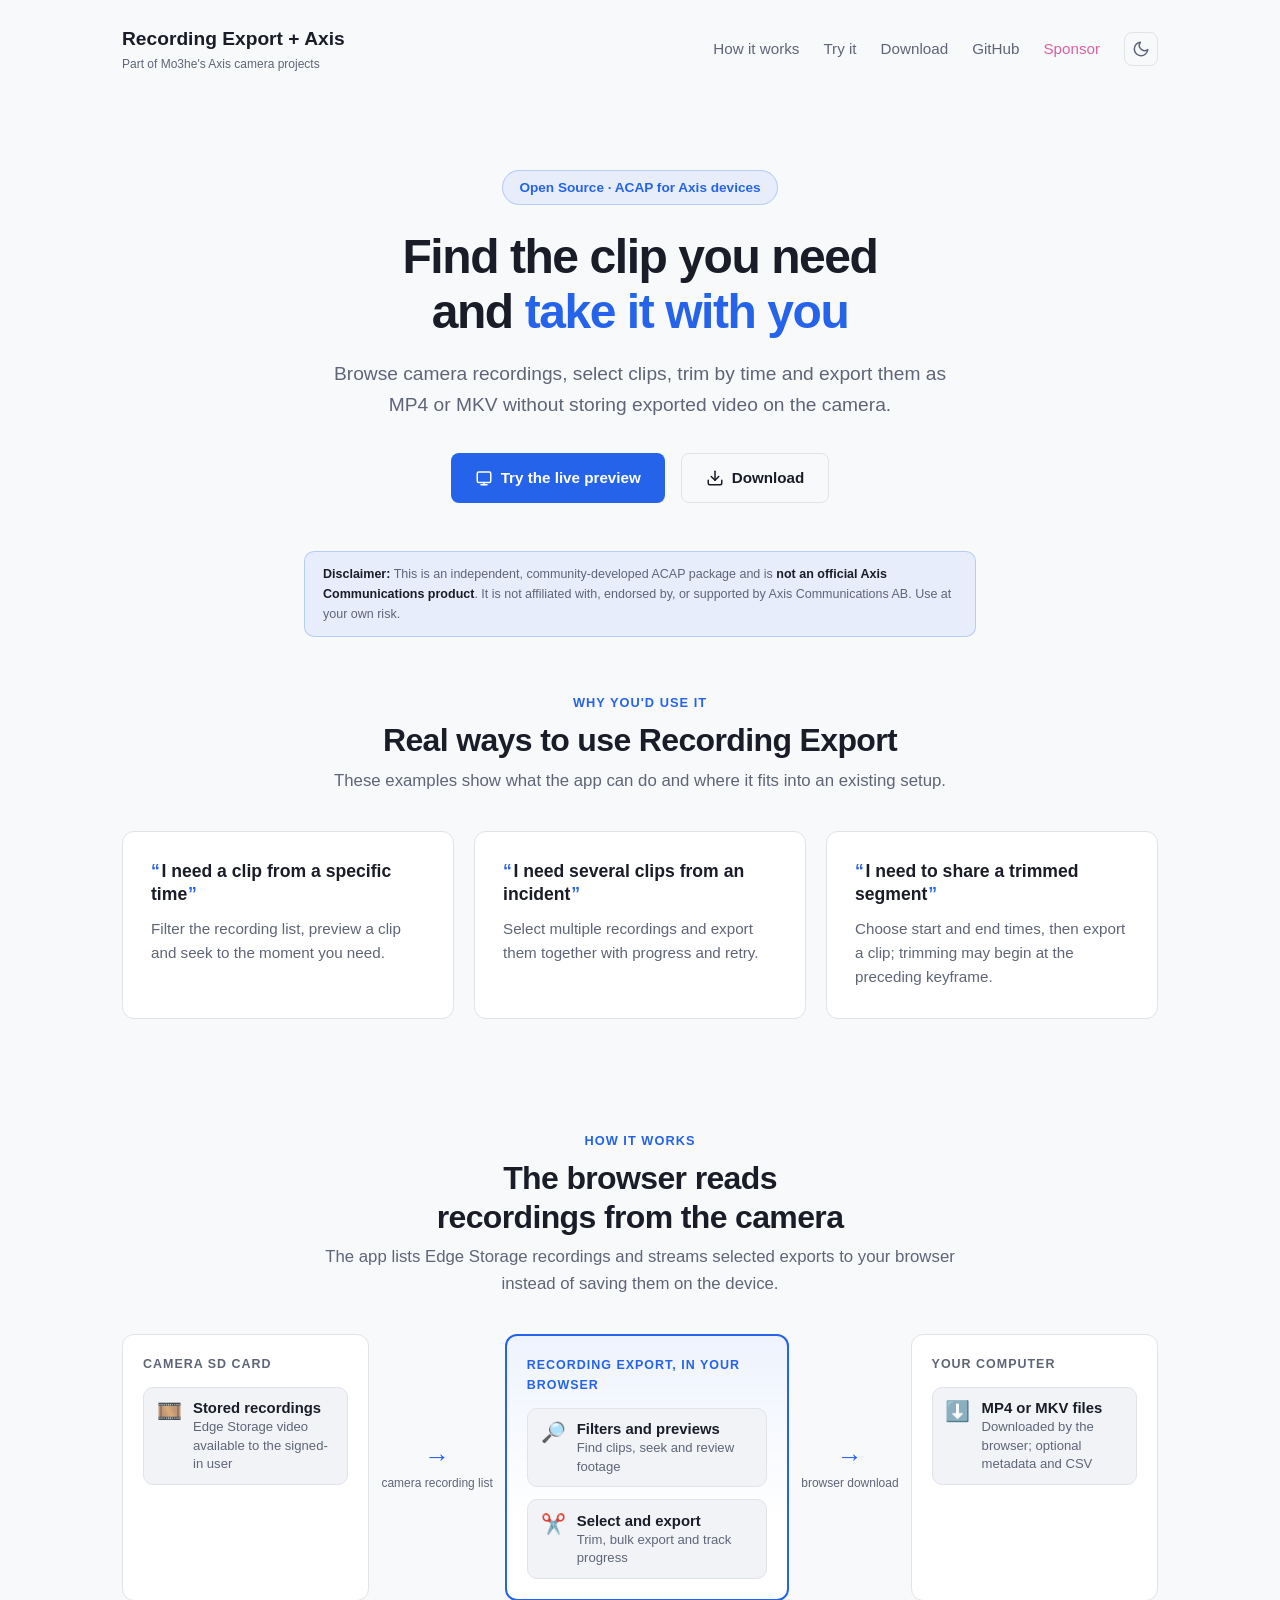
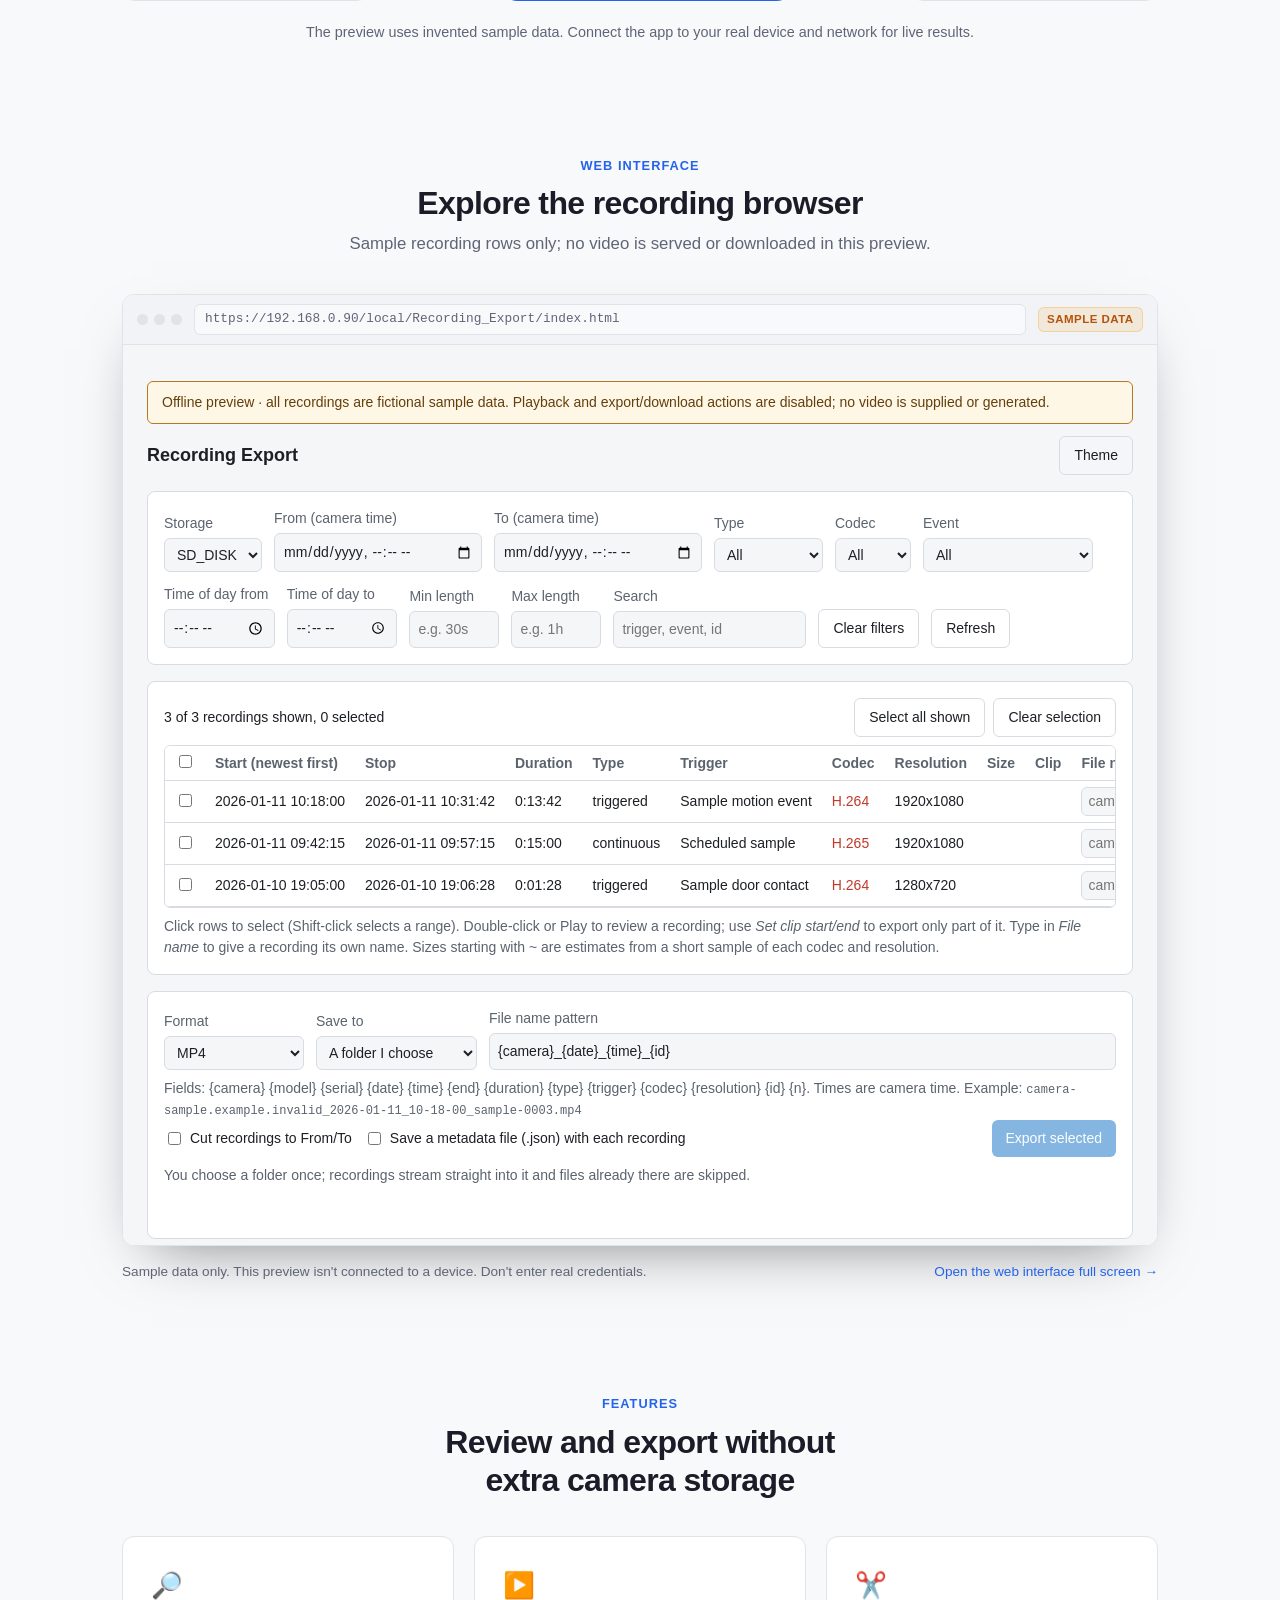
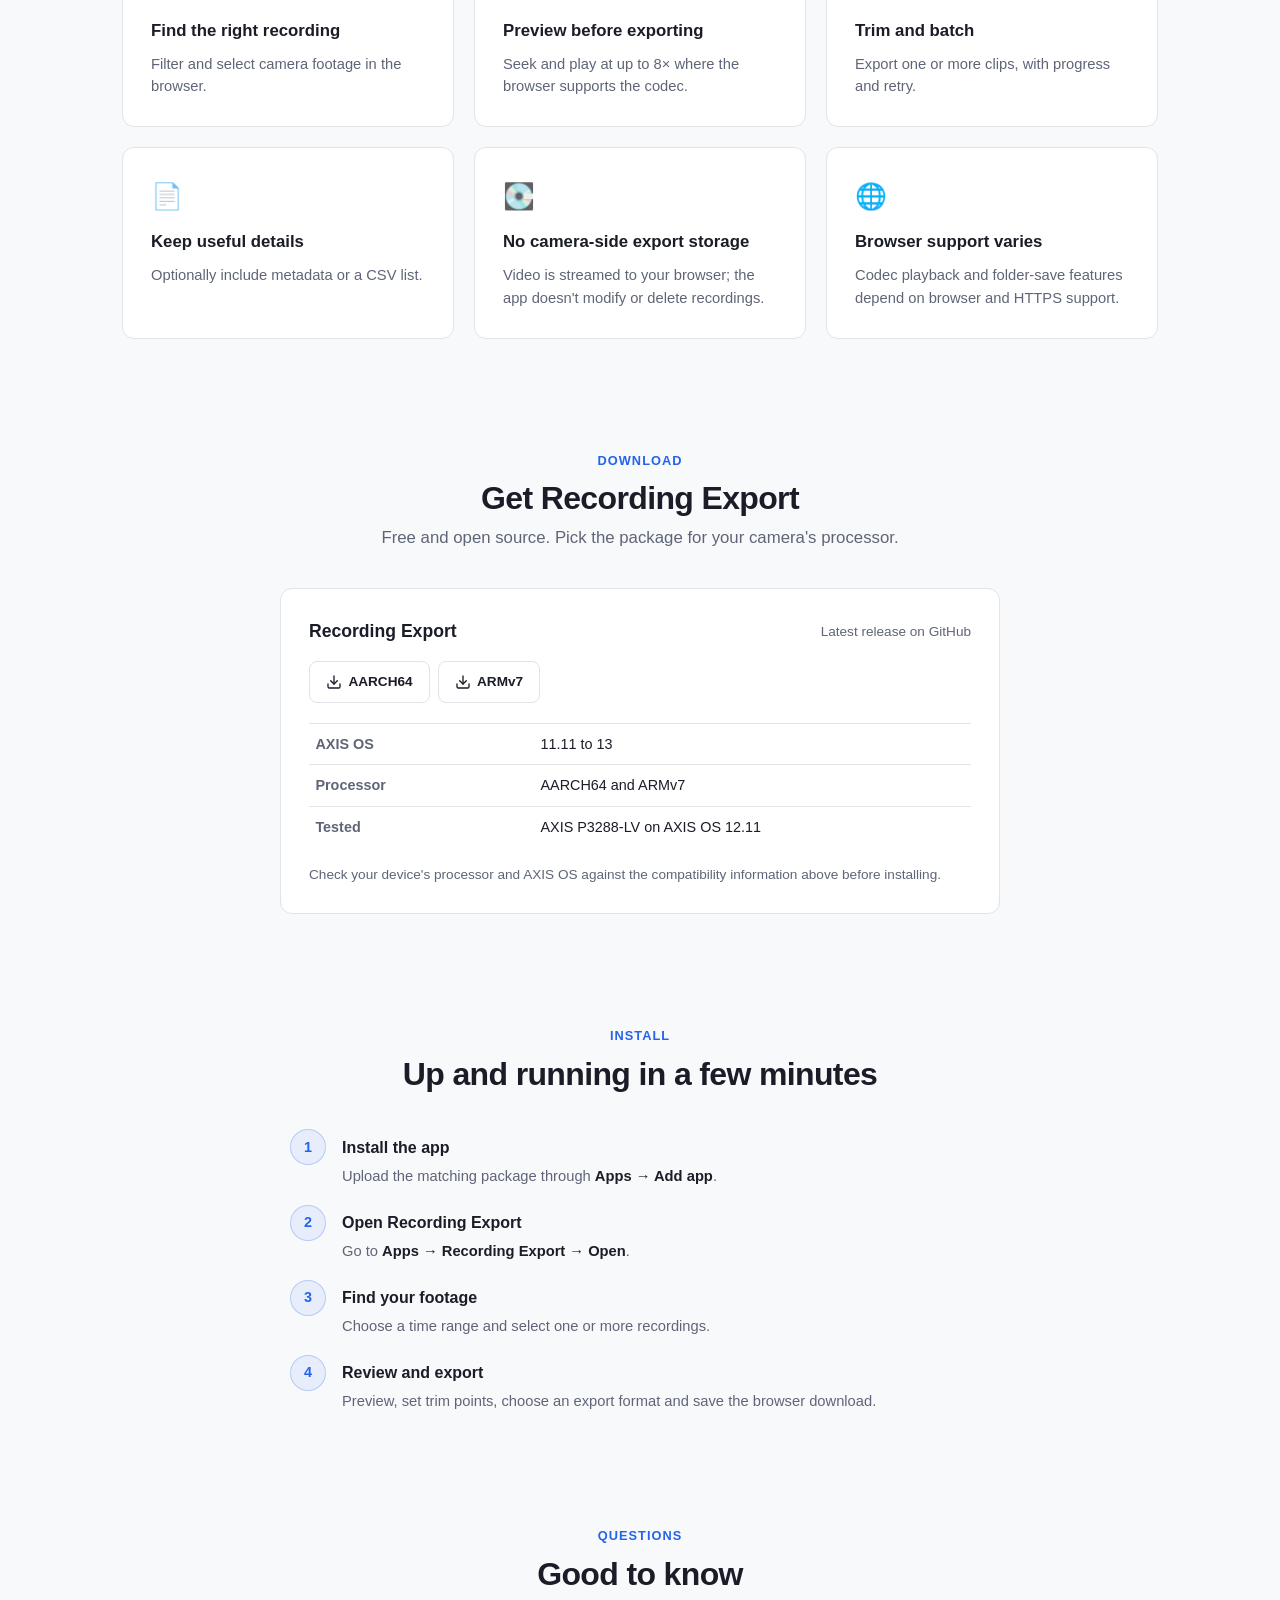
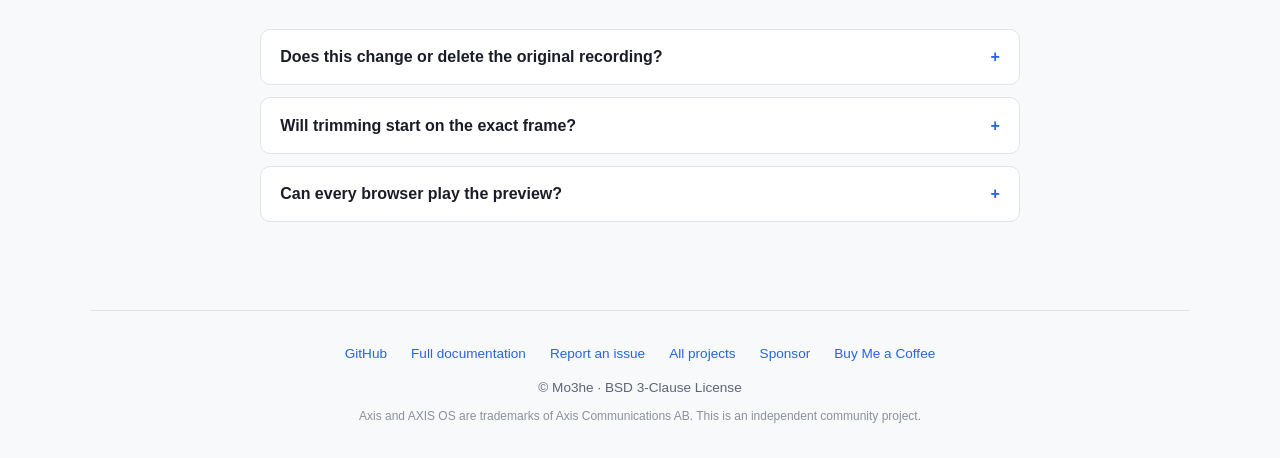
<file: docs/index.html>
<!DOCTYPE html>
<html lang="en">
<head>
  <meta charset="UTF-8">
  <meta name="viewport" content="width=device-width, initial-scale=1.0">
  <title>Recording Export for Axis Cameras</title>
  <meta name="description" content="Search, review, trim and bulk-export recordings from an Axis camera&#x27;s SD card in your browser.">
  <link rel="canonical" href="https://mo3he.github.io/Axis_Cam_Recording_Export/">
  <meta property="og:type" content="website">
  <meta property="og:url" content="https://mo3he.github.io/Axis_Cam_Recording_Export/">
  <meta property="og:title" content="Recording Export for Axis Cameras">
  <meta property="og:description" content="Search, review, trim and bulk-export recordings from an Axis camera&#x27;s SD card in your browser.">
  <meta name="twitter:card" content="summary">
  <meta name="twitter:title" content="Recording Export for Axis Cameras">
  <meta name="twitter:description" content="Search, review, trim and bulk-export recordings from an Axis camera&#x27;s SD card in your browser.">
  <style>
    :root {
      --bg: #0f1117;
      --surface: #181b23;
      --surface-2: #1f232d;
      --border: #262a35;
      --text: #e4e6ed;
      --muted: #8b8fa3;
      --accent: #4f8ff7;
      --accent-hover: #6ba1ff;
      --accent-soft: rgba(79, 143, 247, 0.12);
      --accent-line: rgba(79, 143, 247, 0.25);
      --amber: #f59e0b;
      --radius: 12px;
    }
    [data-theme="light"] {
      --bg: #f8f9fb;
      --surface: #ffffff;
      --surface-2: #f1f3f7;
      --border: #e0e3e8;
      --text: #1a1d27;
      --muted: #5f6577;
      --accent: #2563eb;
      --accent-hover: #1d4ed8;
      --accent-soft: rgba(37, 99, 235, 0.08);
      --accent-line: rgba(37, 99, 235, 0.25);
      --amber: #b45309;
    }
    * { margin: 0; padding: 0; box-sizing: border-box; }
    html { scroll-behavior: smooth; }
    body {
      font-family: -apple-system, BlinkMacSystemFont, 'Segoe UI', Roboto, Oxygen, sans-serif;
      background: var(--bg);
      color: var(--text);
      line-height: 1.6;
    }
    a { color: var(--accent); text-decoration: none; }
    a:hover { color: var(--accent-hover); }
    a:focus-visible, button:focus-visible, summary:focus-visible { outline: 2px solid var(--accent); outline-offset: 3px; border-radius: 4px; }
    code { font-family: ui-monospace, SFMono-Regular, Menlo, monospace; font-size: 0.88em; background: var(--surface-2); border: 1px solid var(--border); border-radius: 5px; padding: 0.05em 0.35em; }
    .wrap { max-width: 1100px; margin: 0 auto; padding: 0 2rem; }
    section { padding: 3.5rem 0; }
    .section-head { text-align: center; max-width: 680px; margin: 0 auto 2.25rem; }
    .section-head h2 { font-size: 2rem; font-weight: 800; letter-spacing: -0.02em; line-height: 1.2; margin-bottom: 0.5rem; text-wrap: balance; }
    .section-head p { color: var(--muted); font-size: 1.05rem; }
    .eyebrow { display: block; color: var(--accent); font-size: 0.8rem; font-weight: 700; letter-spacing: 0.08em; text-transform: uppercase; margin-bottom: 0.5rem; }
    /* Nav */
    nav { display: flex; justify-content: space-between; align-items: center; max-width: 1100px; margin: 0 auto; padding: 1.5rem 2rem; gap: 1rem; }
    nav .logo { font-size: 1.2rem; font-weight: 700; color: var(--text); }
    nav .logo small { display: block; font-size: 0.75rem; font-weight: 500; color: var(--muted); }
    nav .logo small a { color: inherit; }
    nav .logo small a:hover { color: var(--text); }
    nav .links { display: flex; gap: 1.5rem; align-items: center; }
    nav .links a { color: var(--muted); font-size: 0.95rem; }
    nav .links a:hover { color: var(--text); }
    nav .links a.sponsor { color: #db61a2; }
    .theme-toggle { background: none; border: 1px solid var(--border); color: var(--muted); cursor: pointer; border-radius: 8px; padding: 0.4rem; display: flex; align-items: center; justify-content: center; transition: all 0.2s; width: 34px; height: 34px; }
    .theme-toggle:hover { border-color: var(--muted); color: var(--text); }
    .theme-toggle svg { width: 18px; height: 18px; }
    /* Hero */
    .hero { text-align: center; padding: 4.5rem 2rem 3rem; max-width: 820px; margin: 0 auto; }
    .badge { display: inline-block; background: var(--accent-soft); color: var(--accent); padding: 0.35rem 1rem; border-radius: 20px; font-size: 0.85rem; font-weight: 600; margin-bottom: 1.5rem; border: 1px solid var(--accent-line); }
    .badge.beta { background: rgba(245, 158, 11, 0.12); color: var(--amber); border-color: rgba(245, 158, 11, 0.3); }
    .hero h1 { font-size: 3rem; font-weight: 800; letter-spacing: -0.03em; line-height: 1.15; margin-bottom: 1.25rem; text-wrap: balance; }
    .hero h1 span { color: var(--accent); }
    @media (min-width: 641px) { .hero h1 span { white-space: nowrap; } }
    .hero p { font-size: 1.2rem; color: var(--muted); max-width: 640px; margin: 0 auto 2rem; }
    .hero-buttons { display: flex; gap: 1rem; justify-content: center; flex-wrap: wrap; }
    .btn { display: inline-flex; align-items: center; gap: 0.5rem; padding: 0.75rem 1.5rem; border-radius: 8px; font-size: 0.95rem; font-weight: 600; transition: all 0.2s; }
    .btn svg { width: 18px; height: 18px; }
    .btn-primary { background: var(--accent); color: #fff; }
    .btn-primary:hover { background: var(--accent-hover); color: #fff; }
    .btn-outline { border: 1px solid var(--border); color: var(--text); background: transparent; }
    .btn-outline:hover { border-color: var(--muted); color: var(--text); }
    .disclaimer { max-width: 720px; margin: 0 auto; padding: 0 1.5rem; }
    .disclaimer div { background: var(--accent-soft); border: 1px solid var(--accent-line); border-radius: 10px; padding: 12px 18px; font-size: 12.5px; color: var(--muted); line-height: 1.6; }
    .disclaimer strong { color: var(--text); }
    /* Story cards */
    .story-grid { display: grid; grid-template-columns: repeat(auto-fit, minmax(280px, 1fr)); gap: 1.25rem; }
    .story { background: var(--surface); border: 1px solid var(--border); border-radius: var(--radius); padding: 1.75rem; }
    .story .q { font-size: 1.1rem; font-weight: 700; line-height: 1.35; margin-bottom: 0.6rem; }
    .story .q::before { content: "\201C"; color: var(--accent); margin-right: 0.1rem; }
    .story .q::after { content: "\201D"; color: var(--accent); margin-left: 0.05rem; }
    .story p { color: var(--muted); font-size: 0.95rem; }
    /* Flow diagram */
    .flow { display: grid; grid-template-columns: 1fr auto 1.15fr auto 1fr; align-items: stretch; gap: 0.75rem; }
    .flow-col { background: var(--surface); border: 1px solid var(--border); border-radius: var(--radius); padding: 1.25rem; display: flex; flex-direction: column; gap: 0.75rem; }
    .flow-col.core { border: 2px solid var(--accent); background: linear-gradient(180deg, var(--accent-soft), transparent 70%), var(--surface); }
    .flow-col h3 { font-size: 0.78rem; font-weight: 700; letter-spacing: 0.08em; text-transform: uppercase; color: var(--muted); }
    .flow-col.core h3 { color: var(--accent); }
    .node { display: flex; gap: 0.7rem; align-items: flex-start; background: var(--surface-2); border: 1px solid var(--border); border-radius: 10px; padding: 0.65rem 0.8rem; }
    .node .i { font-size: 1.25rem; line-height: 1.3; }
    .node strong { display: block; font-size: 0.93rem; line-height: 1.35; }
    .node span { display: block; color: var(--muted); font-size: 0.82rem; line-height: 1.4; }
    .flow-link { display: flex; flex-direction: column; align-items: center; justify-content: center; gap: 0.35rem; color: var(--accent); min-width: 72px; }
    .flow-link .arrow { font-size: 1.6rem; line-height: 1; }
    .flow-link .arrow::before { content: "\2192"; }
    .flow-link small { color: var(--muted); font-size: 0.75rem; text-align: center; max-width: 9rem; line-height: 1.35; }
    .flow-note { text-align: center; color: var(--muted); font-size: 0.9rem; margin: 1.25rem auto 0; max-width: 760px; }
    /* Preview */
    .preview-tabs { display: flex; gap: 0.5rem; justify-content: center; flex-wrap: wrap; margin-bottom: 1rem; }
    .preview-tabs button { font: inherit; font-size: 0.9rem; font-weight: 600; color: var(--muted); background: transparent; border: 1px solid var(--border); border-radius: 20px; padding: 0.4rem 1rem; cursor: pointer; }
    .preview-tabs button:hover { color: var(--text); border-color: var(--muted); }
    .preview-tabs button[aria-selected="true"] { color: var(--accent); background: var(--accent-soft); border-color: var(--accent-line); }
    .browser { border: 1px solid var(--border); border-radius: var(--radius); overflow: hidden; background: var(--surface); box-shadow: 0 24px 60px -30px rgba(0, 0, 0, 0.55); }
    .browser-bar { display: flex; align-items: center; gap: 0.75rem; padding: 0.6rem 0.9rem; border-bottom: 1px solid var(--border); background: var(--surface-2); }
    .dots { display: flex; gap: 6px; }
    .dots i { width: 11px; height: 11px; border-radius: 50%; background: var(--border); display: block; }
    .url { flex: 1; min-width: 0; font-family: ui-monospace, SFMono-Regular, Menlo, monospace; font-size: 0.8rem; color: var(--muted); background: var(--bg); border: 1px solid var(--border); border-radius: 6px; padding: 0.25rem 0.6rem; white-space: nowrap; overflow: hidden; text-overflow: ellipsis; }
    .sample { font-size: 0.72rem; font-weight: 700; letter-spacing: 0.04em; text-transform: uppercase; color: var(--amber); background: rgba(245, 158, 11, 0.12); border: 1px solid rgba(245, 158, 11, 0.3); border-radius: 6px; padding: 0.15rem 0.5rem; white-space: nowrap; }
    .browser iframe { display: block; width: 100%; border: 0; background: #fff; }
    .preview-foot { display: flex; justify-content: space-between; gap: 1rem; flex-wrap: wrap; color: var(--muted); font-size: 0.85rem; margin-top: 0.9rem; }
    /* Features */
    .features { display: grid; grid-template-columns: repeat(auto-fit, minmax(300px, 1fr)); gap: 1.25rem; }
    .feature-card { background: var(--surface); border: 1px solid var(--border); border-radius: var(--radius); padding: 1.75rem; }
    .feature-card .icon { font-size: 1.6rem; margin-bottom: 0.75rem; }
    .feature-card h3 { font-size: 1.05rem; font-weight: 700; margin-bottom: 0.5rem; }
    .feature-card p { color: var(--muted); font-size: 0.92rem; line-height: 1.55; }
    /* Download */
    .download-card { max-width: 720px; margin: 0 auto; background: var(--surface); border: 1px solid var(--border); border-radius: var(--radius); padding: 1.75rem; }
    .download-card .row { display: flex; justify-content: space-between; align-items: center; gap: 1rem; flex-wrap: wrap; margin-bottom: 1rem; }
    .download-card h3 { font-size: 1.1rem; font-weight: 700; }
    .version { font-size: 0.85rem; color: var(--muted); }
    .arch-buttons { display: flex; gap: 0.5rem; flex-wrap: wrap; margin-bottom: 1.25rem; }
    .arch-btn { display: inline-flex; align-items: center; gap: 0.4rem; padding: 0.55rem 1rem; border-radius: 8px; font-size: 0.85rem; font-weight: 600; border: 1px solid var(--border); color: var(--text); background: transparent; transition: all 0.2s; }
    .arch-btn:hover { border-color: var(--accent); color: var(--accent); }
    .arch-btn svg { width: 16px; height: 16px; }
    .compat { width: 100%; border-collapse: collapse; font-size: 0.9rem; }
    .compat th, .compat td { text-align: left; padding: 0.55rem 0.4rem; border-top: 1px solid var(--border); vertical-align: top; }
    .compat th { color: var(--muted); font-weight: 600; width: 34%; }
    .arch-help { color: var(--muted); font-size: 0.85rem; margin-top: 1rem; }
    .arch-help strong { color: var(--text); }
    /* Install */
    .steps { max-width: 700px; margin: 0 auto; display: flex; flex-direction: column; gap: 1rem; }
    .step { display: flex; gap: 1rem; align-items: flex-start; }
    .step-num { min-width: 36px; height: 36px; border-radius: 50%; background: var(--accent-soft); color: var(--accent); display: flex; align-items: center; justify-content: center; font-weight: 700; font-size: 0.9rem; border: 1px solid var(--accent-line); }
    .step-text { padding-top: 0.35rem; }
    .step-text strong { display: block; margin-bottom: 0.15rem; }
    .step-text span { color: var(--muted); font-size: 0.92rem; }
    .step-text span strong { display: inline; color: var(--text); margin: 0; }
    /* FAQ */
    .faq { max-width: 760px; margin: 0 auto; display: flex; flex-direction: column; gap: 0.75rem; }
    .faq details { background: var(--surface); border: 1px solid var(--border); border-radius: 10px; padding: 0.9rem 1.2rem; }
    .faq summary { cursor: pointer; font-weight: 600; list-style: none; display: flex; justify-content: space-between; gap: 1rem; }
    .faq summary::-webkit-details-marker { display: none; }
    .faq summary::after { content: "+"; color: var(--accent); font-weight: 700; }
    .faq details[open] summary::after { content: "\2212"; }
    .faq details p { color: var(--muted); font-size: 0.93rem; margin-top: 0.6rem; }
    /* Footer */
    footer { border-top: 1px solid var(--border); text-align: center; padding: 2rem; color: var(--muted); font-size: 0.85rem; max-width: 1100px; margin: 2rem auto 0; }
    footer .footer-links { display: flex; gap: 1.5rem; justify-content: center; flex-wrap: wrap; margin-bottom: 0.75rem; }
    footer .fine { font-size: 0.75rem; opacity: 0.7; margin-top: 0.5rem; }
    @media (max-width: 900px) {
      .flow { grid-template-columns: 1fr; }
      .flow-link { flex-direction: row; min-width: 0; padding: 0.15rem 0; }
      .flow-link .arrow::before { content: "\2193"; }
      .flow-link small { max-width: none; }
    }
    @media (max-width: 760px) {
      nav { padding: 1rem 1.25rem; flex-wrap: wrap; }
      nav .links { gap: 1rem; flex-wrap: wrap; }
      nav .links .opt { display: none; }
    }
    @media (max-width: 640px) {
      .wrap { padding: 0 1.25rem; }
      section { padding: 2.5rem 0; }
      .hero h1 { font-size: 2.1rem; }
      .hero { padding: 3rem 1.25rem 2rem; }
      .hero p { font-size: 1.05rem; }
      .hero-buttons { flex-direction: column; align-items: center; }
      .section-head h2 { font-size: 1.6rem; }
      .dots { display: none; }
    }
    @media (prefers-reduced-motion: reduce) { html { scroll-behavior: auto; } * { transition: none !important; } }
  </style>
</head>
<body>
  <nav>
    <div class="logo">Recording Export + Axis<small><a href="https://mo3he.github.io/">Part of Mo3he's Axis camera projects</a></small></div>
    <div class="links">
      <a href="#how" class="opt">How it works</a>
      <a href="#preview">Try it</a>
      <a href="#download">Download</a>
      <a href="https://github.com/Mo3he/Axis_Cam_Recording_Export" target="_blank" rel="noopener">GitHub</a>
      <a href="https://github.com/sponsors/Mo3he" target="_blank" rel="noopener" class="sponsor opt">Sponsor</a>
      <button class="theme-toggle" id="themeToggle" type="button" aria-label="Toggle light and dark theme">
        <svg id="iconSun" viewBox="0 0 24 24" fill="none" stroke="currentColor" stroke-width="2" stroke-linecap="round" stroke-linejoin="round" aria-hidden="true"><circle cx="12" cy="12" r="5"/><line x1="12" y1="1" x2="12" y2="3"/><line x1="12" y1="21" x2="12" y2="23"/><line x1="4.22" y1="4.22" x2="5.64" y2="5.64"/><line x1="18.36" y1="18.36" x2="19.78" y2="19.78"/><line x1="1" y1="12" x2="3" y2="12"/><line x1="21" y1="12" x2="23" y2="12"/><line x1="4.22" y1="19.78" x2="5.64" y2="18.36"/><line x1="18.36" y1="5.64" x2="19.78" y2="4.22"/></svg>
        <svg id="iconMoon" viewBox="0 0 24 24" fill="none" stroke="currentColor" stroke-width="2" stroke-linecap="round" stroke-linejoin="round" style="display:none" aria-hidden="true"><path d="M21 12.79A9 9 0 1 1 11.21 3 7 7 0 0 0 21 12.79z"/></svg>
      </button>
    </div>
  </nav>

  <header class="hero">
    <div class="badge">Open Source &middot; ACAP for Axis devices</div>
    <h1>Find the clip you need and <span>take it with you</span></h1>
    <p>Browse camera recordings, select clips, trim by time and export them as MP4 or MKV without storing exported video on the camera.</p>
    <div class="hero-buttons">
      <a href="#preview" class="btn btn-primary"><svg viewBox="0 0 24 24" fill="none" stroke="currentColor" stroke-width="2" stroke-linecap="round" stroke-linejoin="round" aria-hidden="true"><rect x="3" y="4" width="18" height="14" rx="2"/><path d="M8 21h8"/><path d="M12 18v3"/></svg> Try the live preview</a>
      <a href="#download" class="btn btn-outline"><svg viewBox="0 0 24 24" fill="none" stroke="currentColor" stroke-width="2" stroke-linecap="round" stroke-linejoin="round" aria-hidden="true"><path d="M21 15v4a2 2 0 0 1-2 2H5a2 2 0 0 1-2-2v-4"/><polyline points="7 10 12 15 17 10"/><line x1="12" y1="15" x2="12" y2="3"/></svg> Download</a>
    </div>
  </header>

  <div class="disclaimer"><div>
    <strong>Disclaimer:</strong> This is an independent, community-developed ACAP package and is <strong>not an official Axis Communications product</strong>. It is not affiliated with, endorsed by, or supported by Axis Communications AB. Use at your own risk.
  </div></div>

  <main>
    <section id="why">
      <div class="wrap">
        <div class="section-head">
          <span class="eyebrow">Why you'd use it</span>
          <h2>Real ways to use Recording Export</h2>
          <p>These examples show what the app can do and where it fits into an existing setup.</p>
        </div>
        <div class="story-grid">
          <div class="story"><div class="q">I need a clip from a specific time</div><p>Filter the recording list, preview a clip and seek to the moment you need.</p></div>
          <div class="story"><div class="q">I need several clips from an incident</div><p>Select multiple recordings and export them together with progress and retry.</p></div>
          <div class="story"><div class="q">I need to share a trimmed segment</div><p>Choose start and end times, then export a clip; trimming may begin at the preceding keyframe.</p></div>
        </div>
      </div>
    </section>

    <section id="how">
      <div class="wrap">
        <div class="section-head">
          <span class="eyebrow">How it works</span>
          <h2>The browser reads recordings from the camera</h2>
          <p>The app lists Edge Storage recordings and streams selected exports to your browser instead of saving them on the device.</p>
        </div>
        <div class="flow">
          <div class="flow-col">
            <h3>Camera SD card</h3>
            <div class="node"><span class="i" aria-hidden="true">🎞️</span><div><strong>Stored recordings</strong><span>Edge Storage video available to the signed-in user</span></div></div>
          </div>
          <div class="flow-link"><span class="arrow" aria-hidden="true"></span><small>camera recording list</small></div>
          <div class="flow-col core">
            <h3>Recording Export, in your browser</h3>
            <div class="node"><span class="i" aria-hidden="true">🔎</span><div><strong>Filters and previews</strong><span>Find clips, seek and review footage</span></div></div>
            <div class="node"><span class="i" aria-hidden="true">✂️</span><div><strong>Select and export</strong><span>Trim, bulk export and track progress</span></div></div>
          </div>
          <div class="flow-link"><span class="arrow" aria-hidden="true"></span><small>browser download</small></div>
          <div class="flow-col">
            <h3>Your computer</h3>
            <div class="node"><span class="i" aria-hidden="true">⬇️</span><div><strong>MP4 or MKV files</strong><span>Downloaded by the browser; optional metadata and CSV</span></div></div>
          </div>
        </div>
        <p class="flow-note">The preview uses invented sample data. Connect the app to your real device and network for live results.</p>
      </div>
    </section>

    <section id="preview">
      <div class="wrap">
        <div class="section-head">
          <span class="eyebrow">Web interface</span>
          <h2>Explore the recording browser</h2>
          <p>Sample recording rows only; no video is served or downloaded in this preview.</p>
        </div>
        <div class="browser">
          <div class="browser-bar">
            <div class="dots" aria-hidden="true"><i></i><i></i><i></i></div>
            <div class="url" id="previewUrl">https://192.168.0.90/local/Recording_Export/index.html</div>
            <span class="sample">Sample data</span>
          </div>
          <iframe id="previewFrame" src="preview/index.html" title="Recording Export preview with sample data" style="height:900px" loading="lazy" sandbox="allow-scripts allow-same-origin allow-forms allow-modals"></iframe>
        </div>
        <div class="preview-foot">
          <span>Sample data only. This preview isn't connected to a device. Don't enter real credentials.</span>
          <a id="previewFull" href="preview/index.html" target="_blank" rel="noopener">Open the web interface full screen &rarr;</a>
        </div>
      </div>
    </section>

    <section id="features">
      <div class="wrap">
        <div class="section-head">
          <span class="eyebrow">Features</span>
          <h2>Review and export without extra camera storage</h2>
        </div>
        <div class="features">
          <div class="feature-card"><div class="icon" aria-hidden="true">🔎</div><h3>Find the right recording</h3><p>Filter and select camera footage in the browser.</p></div>
          <div class="feature-card"><div class="icon" aria-hidden="true">▶️</div><h3>Preview before exporting</h3><p>Seek and play at up to 8× where the browser supports the codec.</p></div>
          <div class="feature-card"><div class="icon" aria-hidden="true">✂️</div><h3>Trim and batch</h3><p>Export one or more clips, with progress and retry.</p></div>
          <div class="feature-card"><div class="icon" aria-hidden="true">📄</div><h3>Keep useful details</h3><p>Optionally include metadata or a CSV list.</p></div>
          <div class="feature-card"><div class="icon" aria-hidden="true">💽</div><h3>No camera-side export storage</h3><p>Video is streamed to your browser; the app doesn't modify or delete recordings.</p></div>
          <div class="feature-card"><div class="icon" aria-hidden="true">🌐</div><h3>Browser support varies</h3><p>Codec playback and folder-save features depend on browser and HTTPS support.</p></div>
        </div>
      </div>
    </section>

    <section id="download">
      <div class="wrap">
        <div class="section-head">
          <span class="eyebrow">Download</span>
          <h2>Get Recording Export</h2>
          <p>Free and open source. Pick the package for your camera's processor.</p>
        </div>
        <div class="download-card">
          <div class="row"><h3>Recording Export</h3><span class="version" id="relVersion">Latest release on GitHub</span></div>
          <div class="arch-buttons">
            <a class="arch-btn" data-arch="aarch64" href="https://github.com/Mo3he/Axis_Cam_Recording_Export/releases" target="_blank" rel="noopener"><svg viewBox="0 0 24 24" fill="none" stroke="currentColor" stroke-width="2" stroke-linecap="round" stroke-linejoin="round" aria-hidden="true"><path d="M21 15v4a2 2 0 0 1-2 2H5a2 2 0 0 1-2-2v-4"/><polyline points="7 10 12 15 17 10"/><line x1="12" y1="15" x2="12" y2="3"/></svg> AARCH64</a>
            <a class="arch-btn" data-arch="armv7hf" href="https://github.com/Mo3he/Axis_Cam_Recording_Export/releases" target="_blank" rel="noopener"><svg viewBox="0 0 24 24" fill="none" stroke="currentColor" stroke-width="2" stroke-linecap="round" stroke-linejoin="round" aria-hidden="true"><path d="M21 15v4a2 2 0 0 1-2 2H5a2 2 0 0 1-2-2v-4"/><polyline points="7 10 12 15 17 10"/><line x1="12" y1="15" x2="12" y2="3"/></svg> ARMv7</a>
          </div>
          <table class="compat">
            <tr><th>AXIS OS</th><td>11.11 to 13</td></tr>
            <tr><th>Processor</th><td>AARCH64 and ARMv7</td></tr>
            <tr><th>Tested</th><td>AXIS P3288-LV on AXIS OS 12.11</td></tr>
          </table>
          <p class="arch-help">Check your device's processor and AXIS OS against the compatibility information above before installing.</p>
        </div>
      </div>
    </section>

    <section id="install">
      <div class="wrap">
        <div class="section-head">
          <span class="eyebrow">Install</span>
          <h2>Up and running in a few minutes</h2>
        </div>
        <div class="steps">
          <div class="step"><div class="step-num">1</div><div class="step-text"><strong>Install the app</strong><span>Upload the matching package through <strong>Apps &rarr; Add app</strong>.</span></div></div>
          <div class="step"><div class="step-num">2</div><div class="step-text"><strong>Open Recording Export</strong><span>Go to <strong>Apps &rarr; Recording Export &rarr; Open</strong>.</span></div></div>
          <div class="step"><div class="step-num">3</div><div class="step-text"><strong>Find your footage</strong><span>Choose a time range and select one or more recordings.</span></div></div>
          <div class="step"><div class="step-num">4</div><div class="step-text"><strong>Review and export</strong><span>Preview, set trim points, choose an export format and save the browser download.</span></div></div>
        </div>
      </div>
    </section>

    <section id="faq">
      <div class="wrap">
        <div class="section-head">
          <span class="eyebrow">Questions</span>
          <h2>Good to know</h2>
        </div>
        <div class="faq">
          <details><summary>Does this change or delete the original recording?</summary><p>No. The app reads footage through the camera's Edge Storage APIs; it doesn't modify or delete recordings.</p></details>
          <details><summary>Will trimming start on the exact frame?</summary><p>Not always. Encoded video may begin at the preceding keyframe.</p></details>
          <details><summary>Can every browser play the preview?</summary><p>No. Playback depends on browser codec support. Folder-save requires Chrome or Edge over HTTPS.</p></details>
        </div>
      </div>
    </section>
  </main>

  <footer>
    <div class="footer-links">
      <a href="https://github.com/Mo3he/Axis_Cam_Recording_Export" target="_blank" rel="noopener">GitHub</a>
      <a href="https://github.com/Mo3he/Axis_Cam_Recording_Export#readme" target="_blank" rel="noopener">Full documentation</a>
      <a href="https://github.com/Mo3he/Axis_Cam_Recording_Export/issues" target="_blank" rel="noopener">Report an issue</a>
      <a href="https://mo3he.github.io/">All projects</a>
      <a href="https://github.com/sponsors/Mo3he" target="_blank" rel="noopener">Sponsor</a>
      <a href="https://buymeacoffee.com/mo3he" target="_blank" rel="noopener">Buy Me a Coffee</a>
    </div>
    <p>&copy; Mo3he &middot; BSD 3-Clause License</p>
    <p class="fine">Axis and AXIS OS are trademarks of Axis Communications AB. This is an independent community project.</p>
  </footer>

  <script>
    (function () {
      var html = document.documentElement;
      var sun = document.getElementById('iconSun');
      var moon = document.getElementById('iconMoon');
      function applyTheme(theme) {
        if (theme === 'light') { html.setAttribute('data-theme', 'light'); sun.style.display = 'none'; moon.style.display = 'block'; }
        else { html.removeAttribute('data-theme'); sun.style.display = 'block'; moon.style.display = 'none'; }
      }
      var stored = localStorage.getItem('theme');
      var lightQuery = window.matchMedia('(prefers-color-scheme: light)');
      applyTheme(stored || (lightQuery.matches ? 'light' : 'dark'));
      document.getElementById('themeToggle').addEventListener('click', function () {
        var next = html.getAttribute('data-theme') === 'light' ? 'dark' : 'light';
        localStorage.setItem('theme', next);
        applyTheme(next);
      });
      lightQuery.addEventListener('change', function (e) {
        if (!localStorage.getItem('theme')) applyTheme(e.matches ? 'light' : 'dark');
      });

      var frame = document.getElementById('previewFrame');
      var url = document.getElementById('previewUrl');
      var full = document.getElementById('previewFull');
      var tabs = document.querySelectorAll('.preview-tabs button');
      var previewSrcs = [];
      for (var t = 0; t < tabs.length && t < previewSrcs.length; t++) {
        tabs[t].addEventListener('click', (function (src) {
          return function () {
            for (var k = 0; k < tabs.length; k++) tabs[k].setAttribute('aria-selected', 'false');
            this.setAttribute('aria-selected', 'true');
            frame.src = src;
            frame.title = this.getAttribute('data-title');
            url.textContent = this.getAttribute('data-url');
            full.href = src;
          };
        })(previewSrcs[t]));
      }

      // Point the architecture buttons at the newest release's packages. Prefer a
      // stable release; fall back to the newest pre-release for beta projects.
      fetch('https://api.github.com/repos/Mo3he/Axis_Cam_Recording_Export/releases?per_page=10')
        .then(function (r) { return r.ok ? r.json() : []; })
        .then(function (releases) {
          var rel = null, i;
          for (i = 0; i < releases.length && !rel; i++) if (!releases[i].draft && !releases[i].prerelease) rel = releases[i];
          for (i = 0; i < releases.length && !rel; i++) if (!releases[i].draft) rel = releases[i];
          if (!rel) return;
          document.getElementById('relVersion').textContent = rel.tag_name + (rel.prerelease ? ' (pre-release)' : '') + ' \u00b7 ' + new Date(rel.published_at).toLocaleDateString(undefined, { year: 'numeric', month: 'short', day: 'numeric' });
          var buttons = document.querySelectorAll('a[data-arch]');
          for (i = 0; i < buttons.length; i++) {
            var arch = buttons[i].getAttribute('data-arch');
            for (var j = 0; j < rel.assets.length; j++) {
              var name = rel.assets[j].name.toLowerCase();
              if (name.endsWith('_' + arch + '.eap') && !name.includes('_hksv_')) {
                buttons[i].href = rel.assets[j].browser_download_url;
                buttons[i].removeAttribute('target');
                break;
              }
            }
          }
        })
        .catch(function () {});
    })();
  </script>
</body>
</html>
</file>
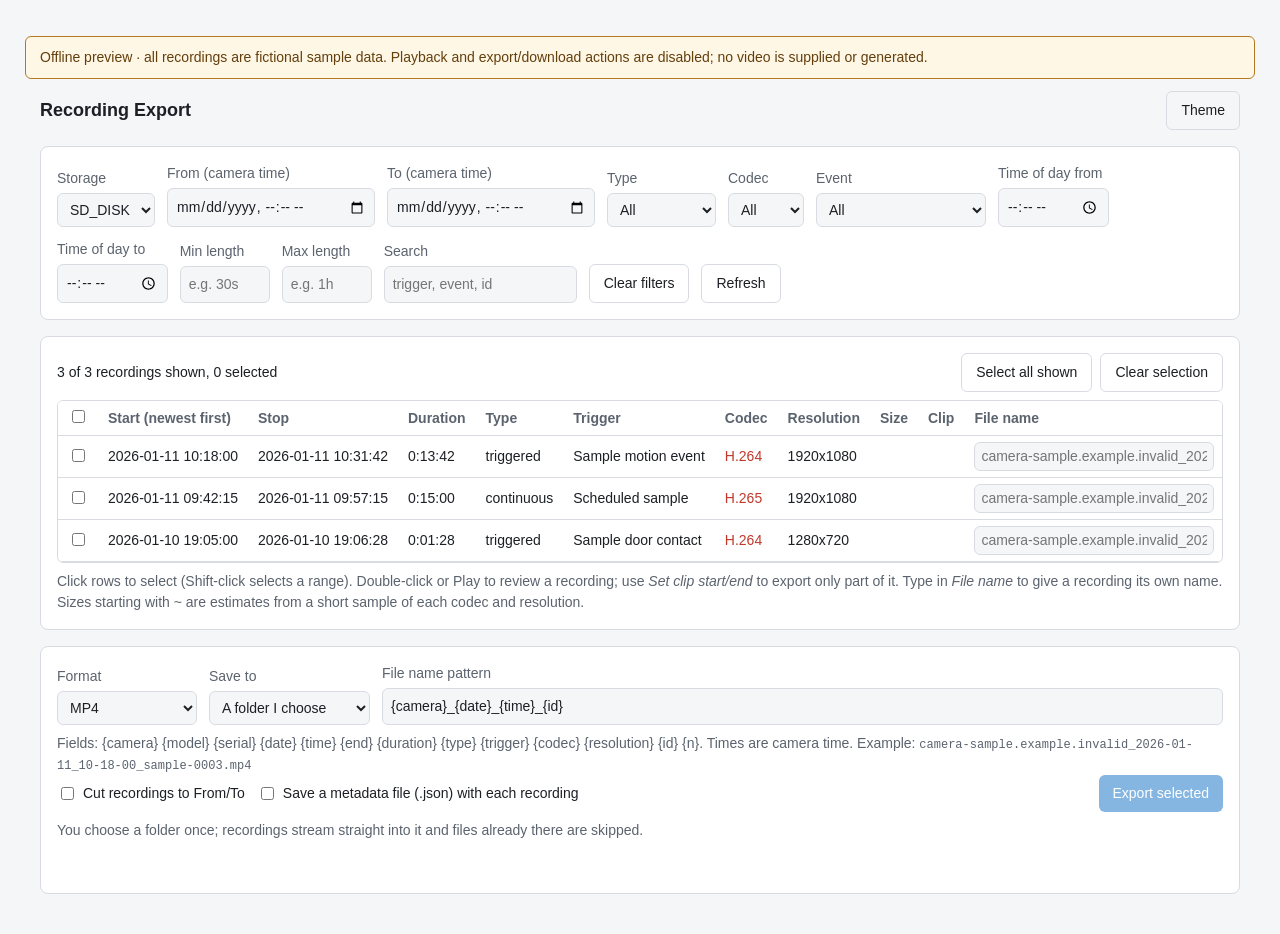
<file: docs/preview/index.html>
<!doctype html>
<html lang="en">
  <head>
    <meta charset="utf-8" />
    <meta name="viewport" content="width=device-width, initial-scale=1" />
    <title>Recording Export</title>
    <link rel="stylesheet" href="style.css" />
  </head>
  <body>
    <p style="max-width:1200px;margin:12px auto;padding:10px 14px;border:1px solid #b7791f;border-radius:6px;background:#fff7e6;color:#633f0c">
      Offline preview · all recordings are fictional sample data. Playback and export/download actions are disabled;
      no video is supplied or generated.
    </p>
    <main>
      <header>
        <h1>Recording Export</h1>
        <button class="secondary" id="theme" type="button">Theme</button>
      </header>

      <section>
        <div class="filters">
          <label>
            <span>Storage</span>
            <select id="disk"></select>
          </label>
          <label>
            <span>From (camera time)</span>
            <input type="datetime-local" id="from" />
          </label>
          <label>
            <span>To (camera time)</span>
            <input type="datetime-local" id="to" />
          </label>
          <label>
            <span>Type</span>
            <select id="type">
              <option value="">All</option>
              <option value="continuous">Continuous</option>
              <option value="triggered">Triggered</option>
            </select>
          </label>
          <label>
            <span>Codec</span>
            <select id="codec">
              <option value="">All</option>
              <option value="video/x-h264">H.264</option>
              <option value="video/x-h265">H.265</option>
              <option value="video/x-av1">AV1</option>
            </select>
          </label>
          <label>
            <span>Event</span>
            <select id="event">
              <option value="">All</option>
            </select>
          </label>
          <label>
            <span>Time of day from</span>
            <input type="time" id="tod-from" />
          </label>
          <label>
            <span>Time of day to</span>
            <input type="time" id="tod-to" />
          </label>
          <label>
            <span>Min length</span>
            <input type="text" id="min-length" class="short" placeholder="e.g. 30s" spellcheck="false" />
          </label>
          <label>
            <span>Max length</span>
            <input type="text" id="max-length" class="short" placeholder="e.g. 1h" spellcheck="false" />
          </label>
          <label>
            <span>Search</span>
            <input type="text" id="search" placeholder="trigger, event, id" spellcheck="false" />
          </label>
          <button type="button" class="secondary" id="clear-filters">Clear filters</button>
          <button type="button" class="secondary" id="refresh">Refresh</button>
        </div>
      </section>

      <section id="player" hidden>
        <div class="toolbar">
          <strong id="player-title"></strong>
          <span class="actions">
            <button type="button" class="secondary" id="prev">Previous</button>
            <button type="button" class="secondary" id="next">Next</button>
            <button type="button" class="secondary" id="close-player">Close</button>
          </span>
        </div>
        <video id="video" playsinline></video>
        <p class="warning" id="player-warning" hidden></p>
        <div class="timeline">
          <div class="clipbar"><div id="clip-region" hidden></div></div>
          <input type="range" id="timeline" min="0" max="1" step="0.1" value="0" aria-label="Position" />
        </div>
        <div class="controls">
          <button type="button" id="play">Play</button>
          <button type="button" class="secondary" id="back">-10 s</button>
          <button type="button" class="secondary" id="forward">+10 s</button>
          <span id="time" class="time"></span>
          <label class="inline">
            Speed
            <select id="speed">
              <option value="0.5">0.5x</option>
              <option value="1" selected>1x</option>
              <option value="2">2x</option>
              <option value="4">4x</option>
              <option value="8">8x</option>
            </select>
          </label>
          <span class="spacer"></span>
          <button type="button" class="secondary" id="mark-in">Set clip start</button>
          <button type="button" class="secondary" id="mark-out">Set clip end</button>
          <button type="button" class="secondary" id="clip-clear">Clear clip</button>
          <button type="button" class="secondary" id="fullscreen">Fullscreen</button>
        </div>
        <p class="hint" id="clip-info"></p>
      </section>

      <section>
        <div class="toolbar">
          <span id="summary">Loading...</span>
          <span class="actions">
            <button type="button" class="secondary" id="select-all">Select all shown</button>
            <button type="button" class="secondary" id="select-none">Clear selection</button>
          </span>
        </div>
        <div class="table-wrap">
          <table>
            <thead>
              <tr>
                <th><input type="checkbox" id="check-all" aria-label="Select all shown" /></th>
                <th class="sortable" id="sort-start">Start</th>
                <th>Stop</th>
                <th>Duration</th>
                <th>Type</th>
                <th>Trigger</th>
                <th>Codec</th>
                <th>Resolution</th>
                <th>Size</th>
                <th>Clip</th>
                <th>File name</th>
                <th>Export</th>
                <th></th>
              </tr>
            </thead>
            <tbody id="rows"></tbody>
          </table>
        </div>
        <p class="hint">
          Click rows to select (Shift-click selects a range). Double-click or Play to review a recording; use
          <em>Set clip start/end</em> to export only part of it. Type in <em>File name</em> to give a recording its
          own name. Sizes starting with ~ are estimates from a short sample of each codec and resolution.
        </p>
      </section>

      <section>
        <div class="export">
          <label>
            <span>Format</span>
            <select id="format">
              <option value="mp4">MP4</option>
              <option value="matroska">MKV (Matroska)</option>
            </select>
          </label>
          <label>
            <span>Save to</span>
            <select id="destination">
              <option value="folder">A folder I choose</option>
              <option value="downloads">Browser downloads</option>
            </select>
          </label>
          <label class="grow">
            <span>File name pattern</span>
            <input type="text" id="template" spellcheck="false" />
          </label>
        </div>
        <p class="hint">
          Fields: {camera} {model} {serial} {date} {time} {end} {duration} {type} {trigger} {codec} {resolution} {id}
          {n}. Times are camera time. Example: <code id="template-preview"></code>
        </p>
        <div class="export">
          <label class="inline">
            <input type="checkbox" id="trim" />
            Cut recordings to From/To
          </label>
          <label class="inline">
            <input type="checkbox" id="sidecar" />
            Save a metadata file (.json) with each recording
          </label>
          <span class="spacer"></span>
          <button type="button" id="export" disabled>Export selected</button>
          <button type="button" class="secondary" id="cancel" hidden>Cancel</button>
          <button type="button" class="secondary" id="retry" hidden>Retry failed</button>
          <button type="button" class="secondary" id="report" hidden>Save report</button>
        </div>
        <p class="hint" id="destination-hint"></p>
        <progress id="progress" value="0" max="1" hidden></progress>
        <p id="status"></p>
        <ul id="log"></ul>
      </section>
    </main>
    <script src="mock.js"></script>
    <script src="app.js"></script>
  </body>
</html>
</file>
<file: docs/preview/style.css>
:root {
  color-scheme: light;
  --bg: #f5f6f8;
  --card: #ffffff;
  --text: #1c1f24;
  --muted: #5b636e;
  --border: #d8dce2;
  --accent: #0b6ec4;
  --row-selected: #e3effa;
  --error: #c0392b;
  --ok: #1e8449;
}
:root[data-theme="dark"] {
  color-scheme: dark;
  --bg: #16191d;
  --card: #1e2228;
  --text: #e7eaee;
  --muted: #9aa3ae;
  --border: #333a43;
  --accent: #4da3ff;
  --row-selected: #23364a;
  --error: #ff6b5b;
  --ok: #52c785;
}
body {
  margin: 0;
  padding: 24px;
  background: var(--bg);
  color: var(--text);
  font: 14px/1.5 -apple-system, BlinkMacSystemFont, "Segoe UI", Roboto, sans-serif;
}
main {
  max-width: 1200px;
  margin: 0 auto;
}
header {
  display: flex;
  align-items: center;
  justify-content: space-between;
  margin-bottom: 16px;
}
h1 {
  font-size: 18px;
  margin: 0;
}
section {
  background: var(--card);
  border: 1px solid var(--border);
  border-radius: 8px;
  padding: 16px;
  margin-bottom: 16px;
}
.filters,
.export {
  display: flex;
  flex-wrap: wrap;
  gap: 12px;
  align-items: flex-end;
}
label span {
  display: block;
  color: var(--muted);
  margin-bottom: 4px;
}
label.inline {
  display: flex;
  align-items: center;
  gap: 6px;
  padding-bottom: 8px;
}
input[type="text"],
input[type="datetime-local"],
input[type="time"],
select {
  box-sizing: border-box;
  padding: 7px 8px;
  border: 1px solid var(--border);
  border-radius: 6px;
  background: var(--bg);
  color: var(--text);
  font: inherit;
}
button {
  padding: 8px 14px;
  border: 0;
  border-radius: 6px;
  background: var(--accent);
  color: #fff;
  cursor: pointer;
  font: inherit;
}
button:disabled {
  opacity: 0.5;
  cursor: default;
}
button.secondary {
  background: transparent;
  color: var(--text);
  border: 1px solid var(--border);
}
.toolbar {
  display: flex;
  justify-content: space-between;
  align-items: center;
  gap: 12px;
  margin-bottom: 8px;
}
.actions {
  display: flex;
  gap: 8px;
}
.table-wrap {
  max-height: 55vh;
  overflow: auto;
  border: 1px solid var(--border);
  border-radius: 6px;
}
table {
  width: 100%;
  border-collapse: collapse;
}
th,
td {
  padding: 6px 10px;
  text-align: left;
  white-space: nowrap;
  border-bottom: 1px solid var(--border);
}
th {
  position: sticky;
  top: 0;
  background: var(--card);
  color: var(--muted);
  font-weight: 600;
}
th.sortable {
  cursor: pointer;
}
tbody tr {
  cursor: pointer;
}
tbody tr.selected {
  background: var(--row-selected);
}
.empty {
  color: var(--muted);
  text-align: center;
  padding: 24px;
}
.hint {
  color: var(--muted);
  margin: 8px 0 0;
}
progress {
  width: 100%;
  margin-top: 12px;
}
#status {
  min-height: 20px;
  margin: 8px 0 0;
}
#status.error,
#log .error {
  color: var(--error);
}
#log {
  margin: 8px 0 0;
  padding-left: 20px;
  max-height: 200px;
  overflow: auto;
}
#log .ok {
  color: var(--ok);
}
video {
  display: block;
  width: 100%;
  max-height: 60vh;
  background: #000;
  border-radius: 6px;
}
.timeline {
  margin-top: 10px;
}
.timeline input {
  width: 100%;
  margin: 0;
}
.clipbar {
  position: relative;
  height: 4px;
  margin: 0 8px;
}
#clip-region {
  position: absolute;
  top: 0;
  bottom: 0;
  background: var(--accent);
  border-radius: 2px;
}
.controls {
  display: flex;
  flex-wrap: wrap;
  align-items: center;
  gap: 8px;
  margin-top: 8px;
}
.controls label.inline {
  padding: 0;
}
.spacer {
  flex: 1;
}
.time {
  font-variant-numeric: tabular-nums;
  color: var(--muted);
}
.warning {
  color: var(--error);
  margin: 8px 0 0;
}
td.codec-unsupported {
  color: var(--error);
}
td button {
  padding: 3px 10px;
}
input.short {
  width: 90px;
}
input.invalid {
  border-color: var(--error);
}
label.grow {
  flex: 1;
  min-width: 280px;
}
label.grow input {
  width: 100%;
}
td input.name {
  width: 240px;
  padding: 3px 6px;
}
td.st-ok {
  color: var(--ok);
}
td.st-error {
  color: var(--error);
}
td.st-busy {
  color: var(--accent);
}
td.estimate {
  color: var(--muted);
}
code {
  font-size: 12px;
}
</file>
